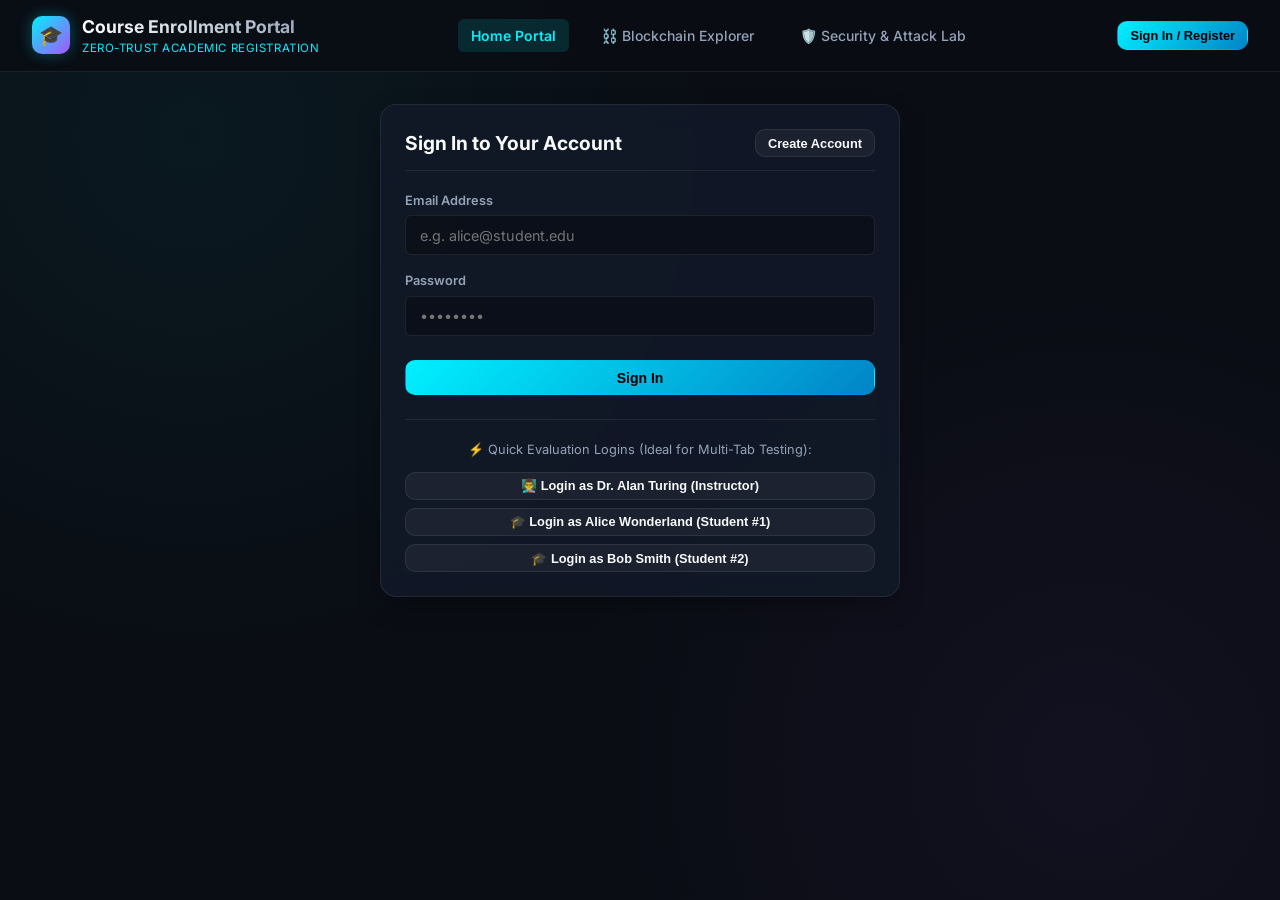
<file: static/index.html>
<!DOCTYPE html>
<html lang="en">
<head>
  <meta charset="UTF-8">
  <meta name="viewport" content="width=device-width, initial-scale=1.0">
  <title>University Course Enrollment Portal</title>
  <link rel="preconnect" href="https://fonts.googleapis.com">
  <link rel="preconnect" href="https://fonts.gstatic.com" crossorigin>
  <link href="https://fonts.googleapis.com/css2?family=Inter:wght@400;500;600;700;800&family=JetBrains+Mono:wght@400;500&display=swap" rel="stylesheet">
  <link rel="stylesheet" href="/static/css/style.css">
</head>
<body>

  <!-- NAVBAR -->
  <header class="navbar">
    <a href="/" class="brand">
      <div class="brand-icon">🎓</div>
      <div class="brand-text">
        <h1>Course Enrollment Portal</h1>
        <p>Zero-Trust Academic Registration</p>
      </div>
    </a>

    <!-- Top Links to Dedicated Technical & Attack Pages -->
    <div class="nav-links">
      <a href="/" class="nav-link active">Home Portal</a>
      <a href="/explorer" class="nav-link">⛓️ Blockchain Explorer</a>
      <a href="/attacks" class="nav-link">🛡️ Security & Attack Lab</a>
    </div>

    <!-- Active User & Auth Controls -->
    <div class="nav-user" id="nav-user-section">
      <!-- Injected by auth.js -->
    </div>
  </header>

  <!-- MAIN APP CONTAINER -->
  <main class="container">

    <!-- 1. AUTHENTICATION VIEW (Visible when logged out) -->
    <section id="auth-view" style="display: none; max-width: 520px; margin: 2rem auto;">
      <div class="card">
        <div class="card-header">
          <div class="card-title" id="auth-title">Sign In to Your Account</div>
          <button class="btn btn-secondary btn-sm" id="auth-toggle-btn" onclick="toggleAuthMode()">Create Account</button>
        </div>

        <form id="auth-form" onsubmit="handleAuthSubmit(event)">
          <div class="form-group" id="name-group" style="display: none;">
            <label class="form-label">Full Name</label>
            <input type="text" id="auth-name" class="form-input" placeholder="e.g. Alice Wonderland">
          </div>

          <div class="form-group">
            <label class="form-label">Email Address</label>
            <input type="email" id="auth-email" class="form-input" placeholder="e.g. alice@student.edu" required>
          </div>

          <div class="form-group">
            <label class="form-label">Password</label>
            <input type="password" id="auth-password" class="form-input" placeholder="••••••••" required>
          </div>

          <div class="form-group" id="role-group" style="display: none;">
            <label class="form-label">Account Role</label>
            <select id="auth-role" class="form-select">
              <option value="student">Student</option>
              <option value="instructor">Course Instructor / Admin</option>
            </select>
          </div>

          <button type="submit" id="auth-submit-btn" class="btn btn-primary" style="width: 100%; margin-top: 0.5rem;">
            Sign In
          </button>
        </form>

        <div style="border-top: 1px solid var(--border-color); margin-top: 1.5rem; padding-top: 1.25rem;">
          <div style="font-size: 0.8rem; color: var(--text-muted); margin-bottom: 0.75rem; text-align: center;">
            ⚡ Quick Evaluation Logins (Ideal for Multi-Tab Testing):
          </div>
          <div style="display: flex; flex-direction: column; gap: 0.5rem;">
            <button class="btn btn-secondary btn-sm" onclick="quickLogin('dr.turing@university.edu', 'admin123')">
              👨‍🏫 Login as Dr. Alan Turing (Instructor)
            </button>
            <button class="btn btn-secondary btn-sm" onclick="quickLogin('alice@student.edu', 'alice123')">
              🎓 Login as Alice Wonderland (Student #1)
            </button>
            <button class="btn btn-secondary btn-sm" onclick="quickLogin('bob@student.edu', 'bob123')">
              🎓 Login as Bob Smith (Student #2)
            </button>
          </div>
        </div>
      </div>
    </section>

    <!-- 2. STUDENT DASHBOARD (Clean, Human-Centered, Zero Crypto Clutter) -->
    <section id="student-view" style="display: none;">
      <!-- Welcome Banner -->
      <div class="card" style="border-left: 4px solid var(--accent-cyan);">
        <div style="display: flex; justify-content: space-between; align-items: center;">
          <div>
            <h2 style="font-size: 1.4rem; font-weight: 700;" id="student-welcome-text">Welcome, Student</h2>
            <p style="color: var(--text-muted); font-size: 0.875rem;">
              Register for courses using an enrollment code or link, receive instructor validation, and confirm your seat.
            </p>
          </div>
          <span class="badge badge-cyan">Student Portal</span>
        </div>
      </div>

      <div class="grid-2">
        <!-- Join Course with Code/Link -->
        <div class="card">
          <div class="card-header">
            <div class="card-title">🔗 Enter Course Code or Link</div>
          </div>
          <form onsubmit="handleJoinCourse(event)">
            <div class="form-group">
              <label class="form-label">Course Registration Code</label>
              <input type="text" id="join-course-code" class="form-input form-mono" placeholder="e.g. CS-801" required>
            </div>
            <button type="submit" class="btn btn-primary" style="width: 100%;">
              Send Invitation Request to Instructor
            </button>
          </form>
          <div id="join-status-msg" style="margin-top: 0.75rem; font-size: 0.85rem;"></div>
        </div>

        <!-- Available Courses Overview -->
        <div class="card">
          <div class="card-header">
            <div class="card-title">📚 Available Courses</div>
            <button class="btn btn-secondary btn-sm" onclick="loadStudentCourses()">↻ Refresh</button>
          </div>
          <div id="student-available-courses" style="display: flex; flex-direction: column; gap: 0.75rem;">
            <!-- Loaded dynamically -->
          </div>
        </div>
      </div>

      <!-- My Applications & Enrolled Courses Table -->
      <div class="card">
        <div class="card-header">
          <div class="card-title">📋 My Applications & Enrolled Courses</div>
          <button class="btn btn-secondary btn-sm" onclick="loadStudentApplications()">↻ Refresh</button>
        </div>
        <div class="table-responsive">
          <table class="data-table">
            <thead>
              <tr>
                <th>Course</th>
                <th>Instructor</th>
                <th>Schedule Mode</th>
                <th>Status</th>
                <th>Action</th>
              </tr>
            </thead>
            <tbody id="student-applications-tbody">
              <!-- Loaded dynamically -->
            </tbody>
          </table>
        </div>
      </div>
    </section>

    <!-- 3. INSTRUCTOR DASHBOARD (Clean Course Management & Approval) -->
    <section id="instructor-view" style="display: none;">
      <!-- Welcome Banner -->
      <div class="card" style="border-left: 4px solid var(--accent-purple);">
        <div style="display: flex; justify-content: space-between; align-items: center;">
          <div>
            <h2 style="font-size: 1.4rem; font-weight: 700;" id="instructor-welcome-text">Welcome, Instructor</h2>
            <p style="color: var(--text-muted); font-size: 0.875rem;">
              Manage your course schedules, review student enrollment requests, and approve/reject applicants.
            </p>
          </div>
          <span class="badge badge-green">Instructor Portal</span>
        </div>
      </div>

      <!-- Create Course Card -->
      <div class="card">
        <div class="card-header">
          <div class="card-title">➕ Create Course Registration Schedule</div>
        </div>
        <form onsubmit="handleCreateCourse(event)">
          <div class="grid-3">
            <div class="form-group">
              <label class="form-label">Course Code</label>
              <input type="text" id="course-code-input" class="form-input form-mono" placeholder="e.g. CS-801" required>
            </div>
            <div class="form-group">
              <label class="form-label">Course Title</label>
              <input type="text" id="course-title-input" class="form-input" placeholder="e.g. Advanced Cryptography" required>
            </div>
            <div class="form-group">
              <label class="form-label">Seat Limit</label>
              <input type="number" id="course-capacity-input" class="form-input" value="30" min="1" max="500">
            </div>
          </div>

          <div class="form-group">
            <label class="form-label">Course Description</label>
            <input type="text" id="course-desc-input" class="form-input" placeholder="Prerequisites and syllabus highlights">
          </div>

          <!-- Schedule Mode: Timed vs Untimed/Manual -->
          <div class="grid-2" style="background: rgba(255,255,255,0.02); padding: 1rem; border-radius: var(--radius-md); margin-bottom: 1rem;">
            <div class="form-group">
              <label class="form-label">Schedule Mode</label>
              <select id="course-mode-select" class="form-select" onchange="toggleScheduleInputs()">
                <option value="untimed">Untimed / Manual Start (Instructor controls start & stop)</option>
                <option value="timed">Timed Schedule (Automatic open & close times)</option>
              </select>
            </div>

            <div id="timed-inputs-row" style="display: none;" class="grid-2">
              <div class="form-group">
                <label class="form-label">Start Time (UTC)</label>
                <input type="datetime-local" id="course-start-input" class="form-input">
              </div>
              <div class="form-group">
                <label class="form-label">End Time (UTC)</label>
                <input type="datetime-local" id="course-end-input" class="form-input">
              </div>
            </div>
          </div>

          <button type="submit" class="btn btn-primary">Create Course Registration Link</button>
        </form>
      </div>

      <!-- Instructor Courses List & Controls -->
      <div class="card">
        <div class="card-header">
          <div class="card-title">📚 My Courses & Enrollment Controls</div>
          <button class="btn btn-secondary btn-sm" onclick="loadInstructorCourses()">↻ Refresh</button>
        </div>
        <div id="instructor-courses-list" class="grid-2">
          <!-- Loaded dynamically -->
        </div>
      </div>

      <!-- Student Invitation Requests Table -->
      <div class="card">
        <div class="card-header">
          <div class="card-title">👥 Student Validation Requests</div>
          <button class="btn btn-secondary btn-sm" onclick="loadInstructorRequests()">↻ Refresh Requests</button>
        </div>
        <div class="table-responsive">
          <table class="data-table">
            <thead>
              <tr>
                <th>Student Name</th>
                <th>Student Email</th>
                <th>Course</th>
                <th>Request Time</th>
                <th>Status</th>
                <th>Actions</th>
              </tr>
            </thead>
            <tbody id="instructor-requests-tbody">
              <!-- Loaded dynamically -->
            </tbody>
          </table>
        </div>
      </div>
    </section>

  </main>

  <!-- Cryptographic Client & UI Scripts -->
  <script src="/static/js/crypto_client.js"></script>
  <script src="/static/js/portal.js"></script>
</body>
</html>
</file>
<file: static/css/style.css>
:root {
  --bg-primary: #0a0d14;
  --bg-secondary: #0f1523;
  --bg-card: rgba(18, 25, 41, 0.85);
  --bg-card-hover: rgba(25, 36, 60, 0.95);
  --border-color: rgba(255, 255, 255, 0.08);
  
  --accent-cyan: #00f0ff;
  --accent-cyan-dim: rgba(0, 240, 255, 0.12);
  --accent-emerald: #10b981;
  --accent-emerald-dim: rgba(16, 185, 129, 0.15);
  --accent-crimson: #f43f5e;
  --accent-crimson-dim: rgba(244, 63, 94, 0.15);
  --accent-amber: #f59e0b;
  --accent-amber-dim: rgba(245, 158, 11, 0.15);
  --accent-purple: #a855f7;
  
  --text-main: #f8fafc;
  --text-muted: #94a3b8;
  --text-dim: #64748b;
  
  --font-sans: 'Inter', -apple-system, BlinkMacSystemFont, 'Segoe UI', Roboto, sans-serif;
  --font-mono: 'JetBrains Mono', 'Fira Code', monospace;
  --radius-lg: 16px;
  --radius-md: 10px;
  --radius-sm: 6px;
  --shadow-card: 0 10px 30px -10px rgba(0, 0, 0, 0.5);
}

* {
  margin: 0;
  padding: 0;
  box-sizing: border-box;
}

body {
  background-color: var(--bg-primary);
  color: var(--text-main);
  font-family: var(--font-sans);
  min-height: 100vh;
  line-height: 1.5;
  background-image: 
    radial-gradient(circle at 15% 15%, rgba(0, 240, 255, 0.05) 0%, transparent 40%),
    radial-gradient(circle at 85% 85%, rgba(168, 85, 247, 0.05) 0%, transparent 40%);
  background-attachment: fixed;
}

/* NAVBAR */
.navbar {
  position: sticky;
  top: 0;
  z-index: 100;
  backdrop-filter: blur(16px);
  background: rgba(10, 13, 20, 0.88);
  border-bottom: 1px solid var(--border-color);
  padding: 0.85rem 2rem;
  display: flex;
  align-items: center;
  justify-content: space-between;
}

.brand {
  display: flex;
  align-items: center;
  gap: 0.75rem;
  text-decoration: none;
}

.brand-icon {
  width: 38px;
  height: 38px;
  background: linear-gradient(135deg, var(--accent-cyan), var(--accent-purple));
  border-radius: var(--radius-md);
  display: flex;
  align-items: center;
  justify-content: center;
  font-size: 1.2rem;
  box-shadow: 0 0 15px rgba(0, 240, 255, 0.3);
}

.brand-text h1 {
  font-size: 1.1rem;
  font-weight: 700;
  background: linear-gradient(to right, #fff, var(--text-muted));
  -webkit-background-clip: text;
  -webkit-text-fill-color: transparent;
}

.brand-text p {
  font-size: 0.72rem;
  color: var(--accent-cyan);
  text-transform: uppercase;
  letter-spacing: 0.05em;
}

.nav-links {
  display: flex;
  align-items: center;
  gap: 1.25rem;
}

.nav-link {
  color: var(--text-muted);
  text-decoration: none;
  font-size: 0.875rem;
  font-weight: 500;
  padding: 0.4rem 0.8rem;
  border-radius: var(--radius-sm);
  transition: all 0.2s ease;
  display: flex;
  align-items: center;
  gap: 0.4rem;
}

.nav-link:hover {
  color: #fff;
  background: rgba(255, 255, 255, 0.05);
}

.nav-link.active {
  color: var(--accent-cyan);
  background: var(--accent-cyan-dim);
  font-weight: 600;
}

.nav-user {
  display: flex;
  align-items: center;
  gap: 0.75rem;
}

/* CONTAINER */
.container {
  max-width: 1200px;
  margin: 2rem auto;
  padding: 0 1.5rem;
}

/* CARDS */
.card {
  background: var(--bg-card);
  backdrop-filter: blur(12px);
  border: 1px solid var(--border-color);
  border-radius: var(--radius-lg);
  padding: 1.5rem;
  margin-bottom: 1.5rem;
  box-shadow: var(--shadow-card);
}

.card-header {
  display: flex;
  align-items: center;
  justify-content: space-between;
  margin-bottom: 1.25rem;
  padding-bottom: 0.75rem;
  border-bottom: 1px solid var(--border-color);
}

.card-title {
  font-size: 1.2rem;
  font-weight: 700;
  display: flex;
  align-items: center;
  gap: 0.5rem;
}

/* BADGES */
.badge {
  padding: 0.25rem 0.65rem;
  border-radius: 6px;
  font-size: 0.75rem;
  font-weight: 600;
}
.badge-green { background: var(--accent-emerald-dim); color: var(--accent-emerald); }
.badge-yellow { background: var(--accent-amber-dim); color: var(--accent-amber); }
.badge-red { background: var(--accent-crimson-dim); color: var(--accent-crimson); }
.badge-cyan { background: var(--accent-cyan-dim); color: var(--accent-cyan); }
.badge-muted { background: rgba(148, 163, 184, 0.15); color: var(--text-muted); }

/* STATUS BADGE */
.status-badge {
  display: inline-flex;
  align-items: center;
  gap: 0.5rem;
  padding: 0.35rem 0.85rem;
  border-radius: 9999px;
  font-size: 0.8rem;
  font-family: var(--font-mono);
  font-weight: 600;
}
.status-badge.pristine {
  background: var(--accent-emerald-dim);
  color: var(--accent-emerald);
  border: 1px solid rgba(16, 185, 129, 0.3);
}
.status-badge.corrupted {
  background: var(--accent-crimson-dim);
  color: var(--accent-crimson);
  border: 1px solid rgba(244, 63, 94, 0.4);
}
.pulse-dot {
  width: 8px;
  height: 8px;
  border-radius: 50%;
  background: currentColor;
}

/* BUTTONS */
.btn {
  display: inline-flex;
  align-items: center;
  justify-content: center;
  gap: 0.5rem;
  padding: 0.55rem 1.1rem;
  border-radius: var(--radius-md);
  font-size: 0.875rem;
  font-weight: 600;
  cursor: pointer;
  transition: all 0.2s ease;
  border: 1px solid transparent;
  text-decoration: none;
}
.btn-sm { padding: 0.35rem 0.75rem; font-size: 0.8rem; }
.btn-primary {
  background: linear-gradient(135deg, var(--accent-cyan), #0284c7);
  color: #000;
}
.btn-primary:hover {
  transform: translateY(-2px);
  box-shadow: 0 4px 15px rgba(0, 240, 255, 0.3);
}
.btn-secondary {
  background: rgba(255, 255, 255, 0.05);
  color: var(--text-main);
  border-color: var(--border-color);
}
.btn-secondary:hover {
  background: rgba(255, 255, 255, 0.1);
}
.btn-danger {
  background: var(--accent-crimson);
  color: #fff;
}
.btn-danger:hover {
  box-shadow: 0 4px 15px rgba(244, 63, 94, 0.4);
}
.btn-success {
  background: var(--accent-emerald);
  color: #000;
}

/* FORMS */
.form-group {
  margin-bottom: 1rem;
}
.form-label {
  display: block;
  font-size: 0.8rem;
  font-weight: 600;
  color: var(--text-muted);
  margin-bottom: 0.35rem;
}
.form-input, .form-select, .form-textarea {
  width: 100%;
  padding: 0.65rem 0.9rem;
  background: rgba(0, 0, 0, 0.3);
  border: 1px solid var(--border-color);
  border-radius: var(--radius-sm);
  color: var(--text-main);
  font-family: var(--font-sans);
  font-size: 0.9rem;
}
.form-input:focus, .form-select:focus, .form-textarea:focus {
  outline: none;
  border-color: var(--accent-cyan);
  box-shadow: 0 0 0 2px rgba(0, 240, 255, 0.2);
}
.form-mono {
  font-family: var(--font-mono);
}

/* TABLES */
.table-responsive {
  width: 100%;
  overflow-x: auto;
}
.data-table {
  width: 100%;
  border-collapse: collapse;
  font-size: 0.875rem;
  text-align: left;
}
.data-table th {
  padding: 0.75rem 1rem;
  background: rgba(255, 255, 255, 0.03);
  color: var(--text-muted);
  font-size: 0.75rem;
  text-transform: uppercase;
  letter-spacing: 0.05em;
  border-bottom: 1px solid var(--border-color);
}
.data-table td {
  padding: 0.85rem 1rem;
  border-bottom: 1px solid var(--border-color);
}

/* GRID */
.grid-2 {
  display: grid;
  grid-template-columns: repeat(auto-fit, minmax(320px, 1fr));
  gap: 1.5rem;
}
.grid-3 {
  display: grid;
  grid-template-columns: repeat(auto-fit, minmax(260px, 1fr));
  gap: 1.25rem;
}

/* CODE / TERMINAL BOX */
.code-box {
  background: #06080e;
  border: 1px solid var(--border-color);
  border-radius: var(--radius-md);
  padding: 1rem;
  font-family: var(--font-mono);
  font-size: 0.82rem;
  color: #e2e8f0;
  max-height: 280px;
  overflow-y: auto;
  white-space: pre-wrap;
  word-break: break-all;
}

.hash-pill {
  font-family: var(--font-mono);
  background: rgba(0, 0, 0, 0.4);
  padding: 0.25rem 0.5rem;
  border-radius: 4px;
  font-size: 0.78rem;
  color: var(--accent-cyan);
  border: 1px solid rgba(0, 240, 255, 0.15);
  display: inline-block;
}

/* BLOCKCHAIN HORIZONTAL STREAM */
.blockchain-stream {
  display: flex;
  gap: 1.25rem;
  overflow-x: auto;
  padding: 1rem 0.2rem 1.5rem 0.2rem;
}
.block-node {
  flex: 0 0 320px;
  background: var(--bg-card);
  border: 1px solid var(--border-color);
  border-radius: var(--radius-lg);
  padding: 1.25rem;
  cursor: pointer;
  transition: all 0.2s ease;
}
.block-node:hover {
  transform: translateY(-2px);
  border-color: rgba(255, 255, 255, 0.2);
}
.block-node.tampered {
  border-color: var(--accent-crimson);
  background: rgba(244, 63, 94, 0.08);
}
.block-link {
  display: flex;
  align-items: center;
  color: var(--accent-cyan);
  font-size: 1.5rem;
}

/* MODAL */
.modal-overlay {
  position: fixed;
  inset: 0;
  background: rgba(0, 0, 0, 0.7);
  backdrop-filter: blur(8px);
  z-index: 1000;
  display: flex;
  align-items: center;
  justify-content: center;
  padding: 1rem;
}
.modal-card {
  background: var(--bg-card);
  border: 1px solid var(--border-color);
  border-radius: var(--radius-lg);
  width: 100%;
  max-width: 450px;
  padding: 2rem;
  box-shadow: 0 20px 50px rgba(0, 0, 0, 0.8);
}
</file>
